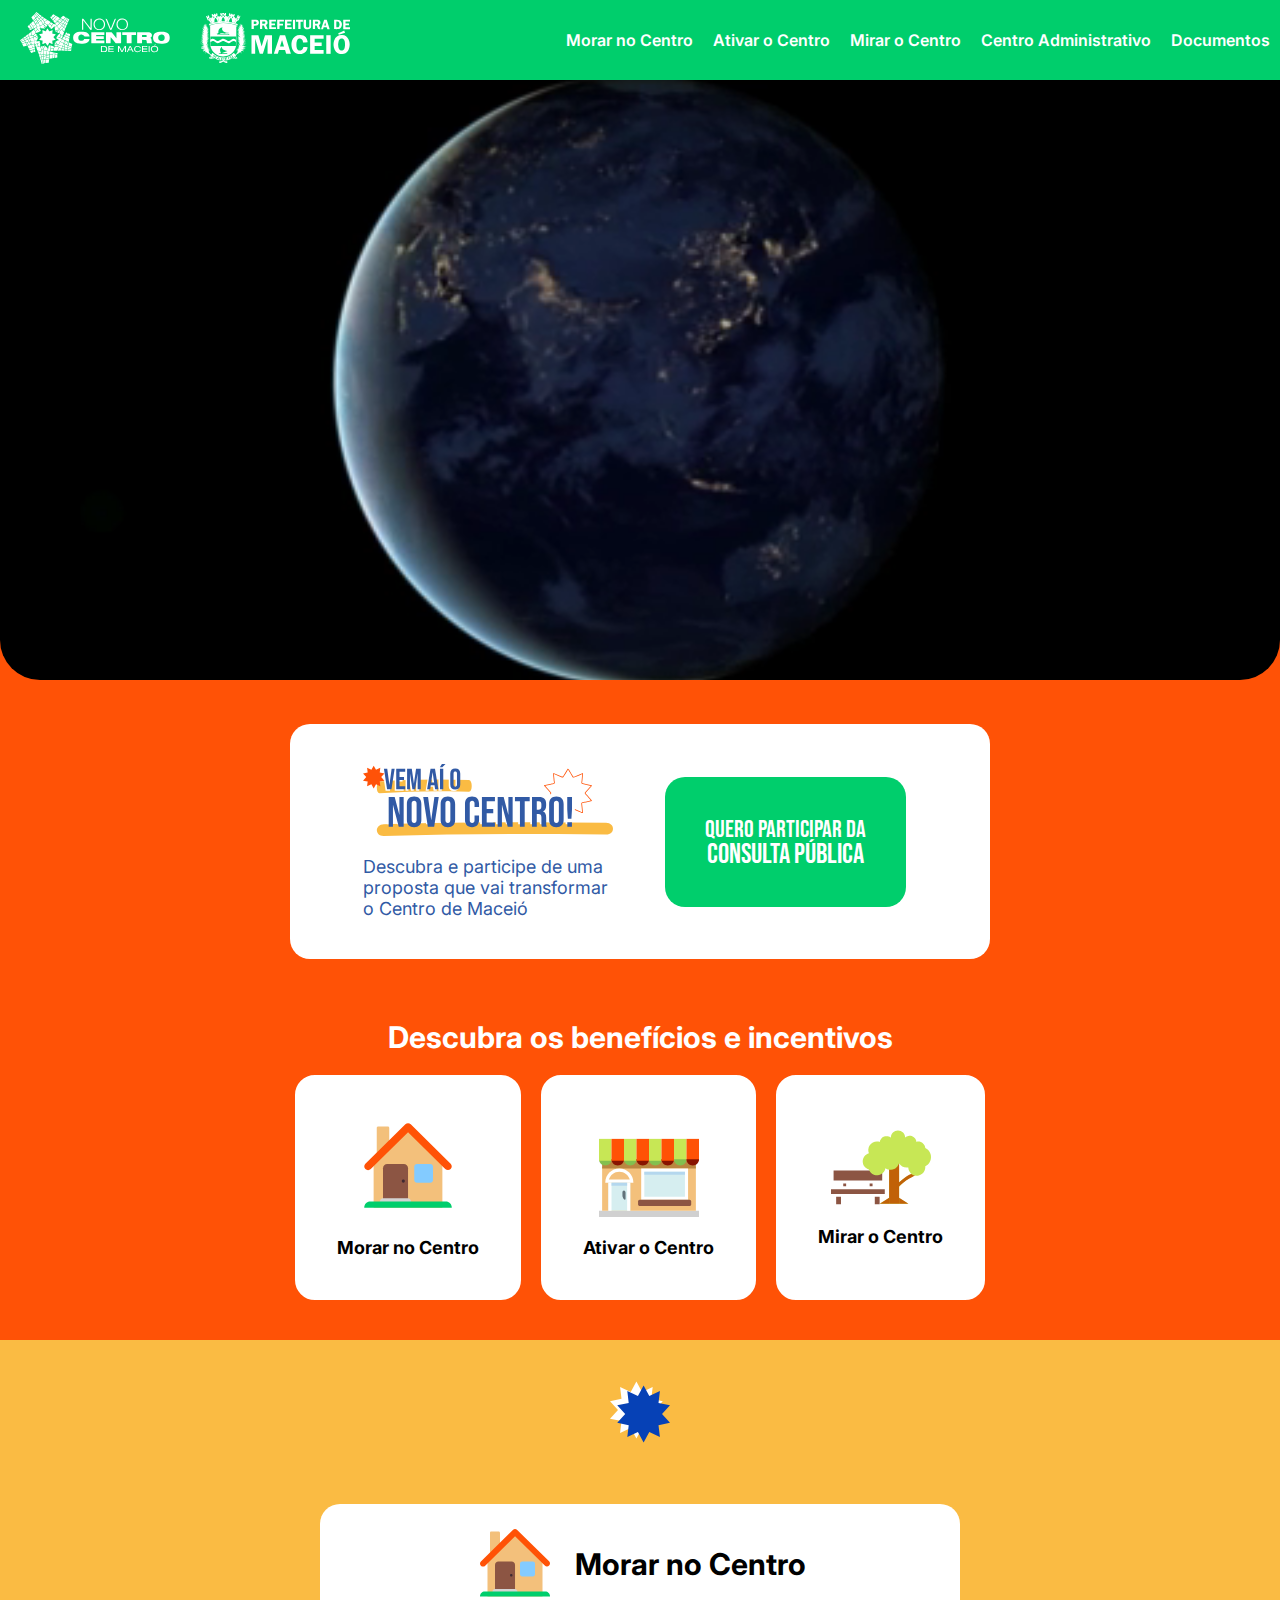
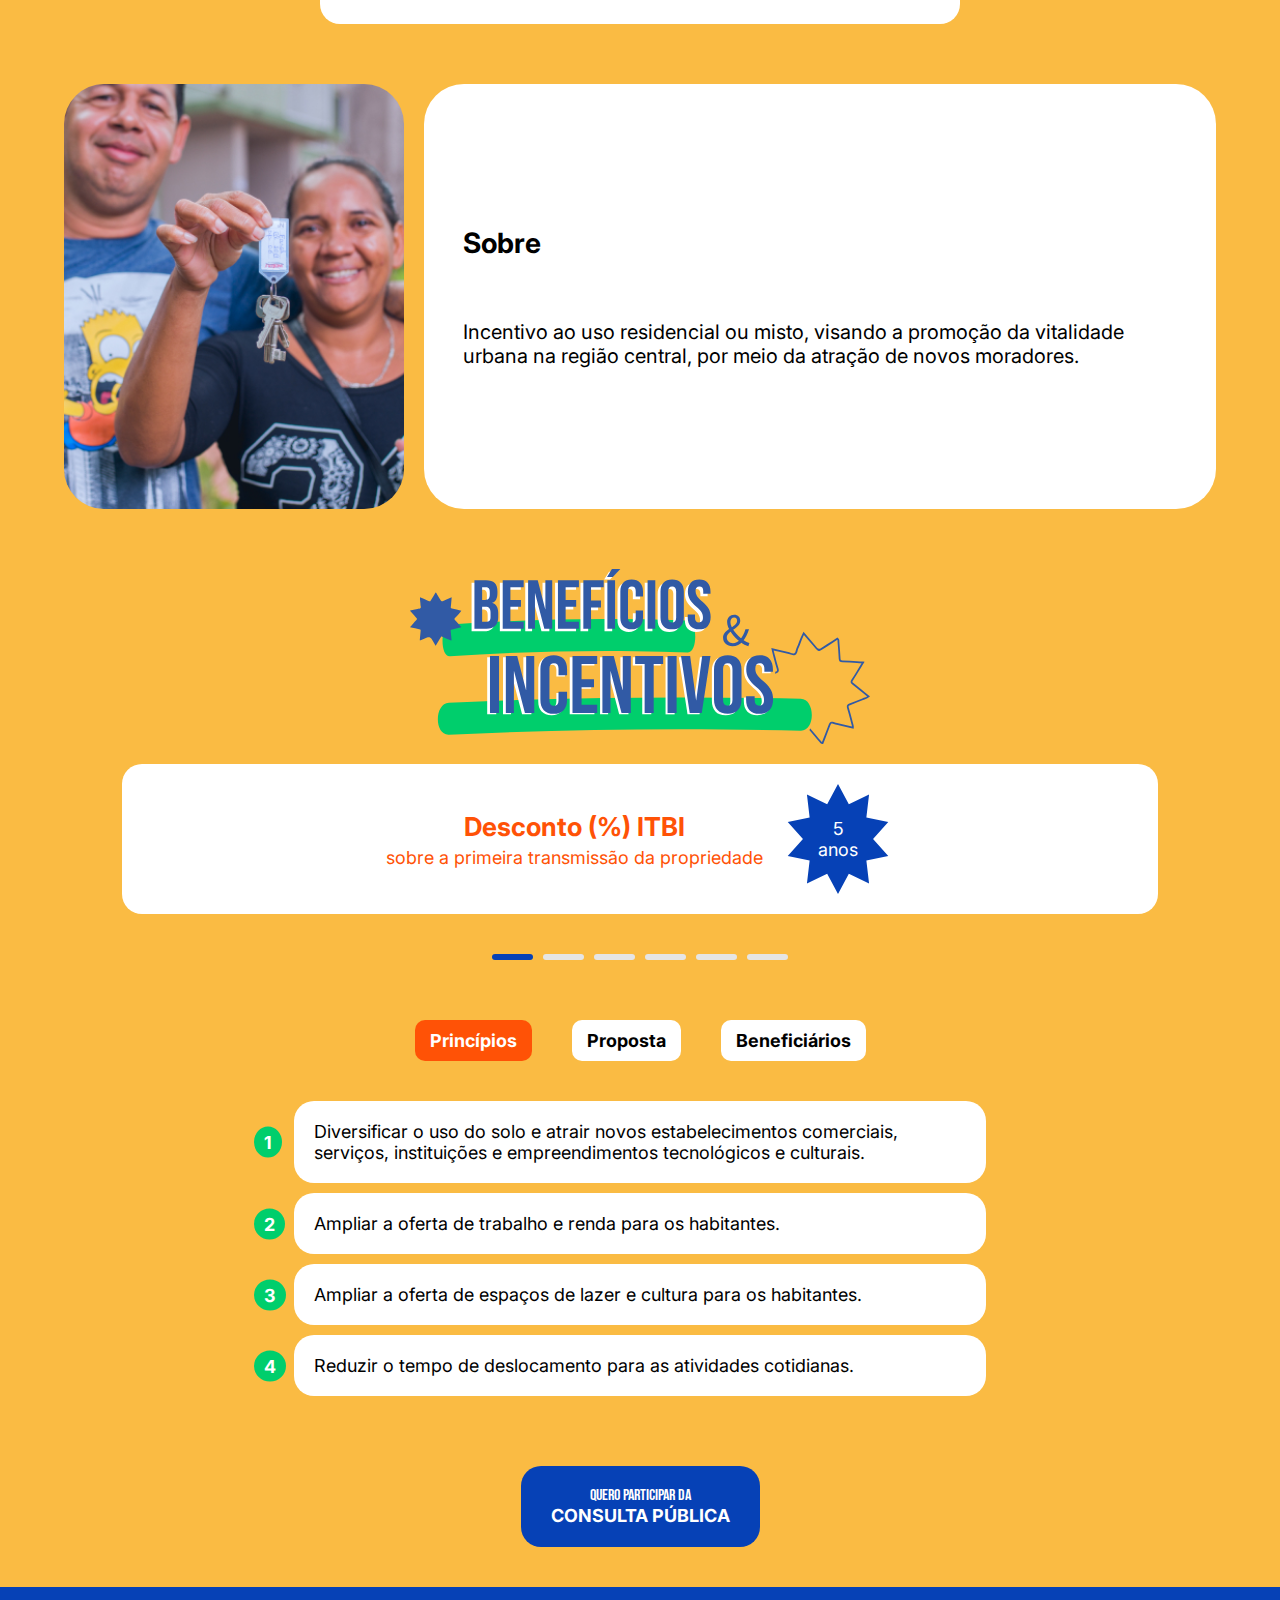
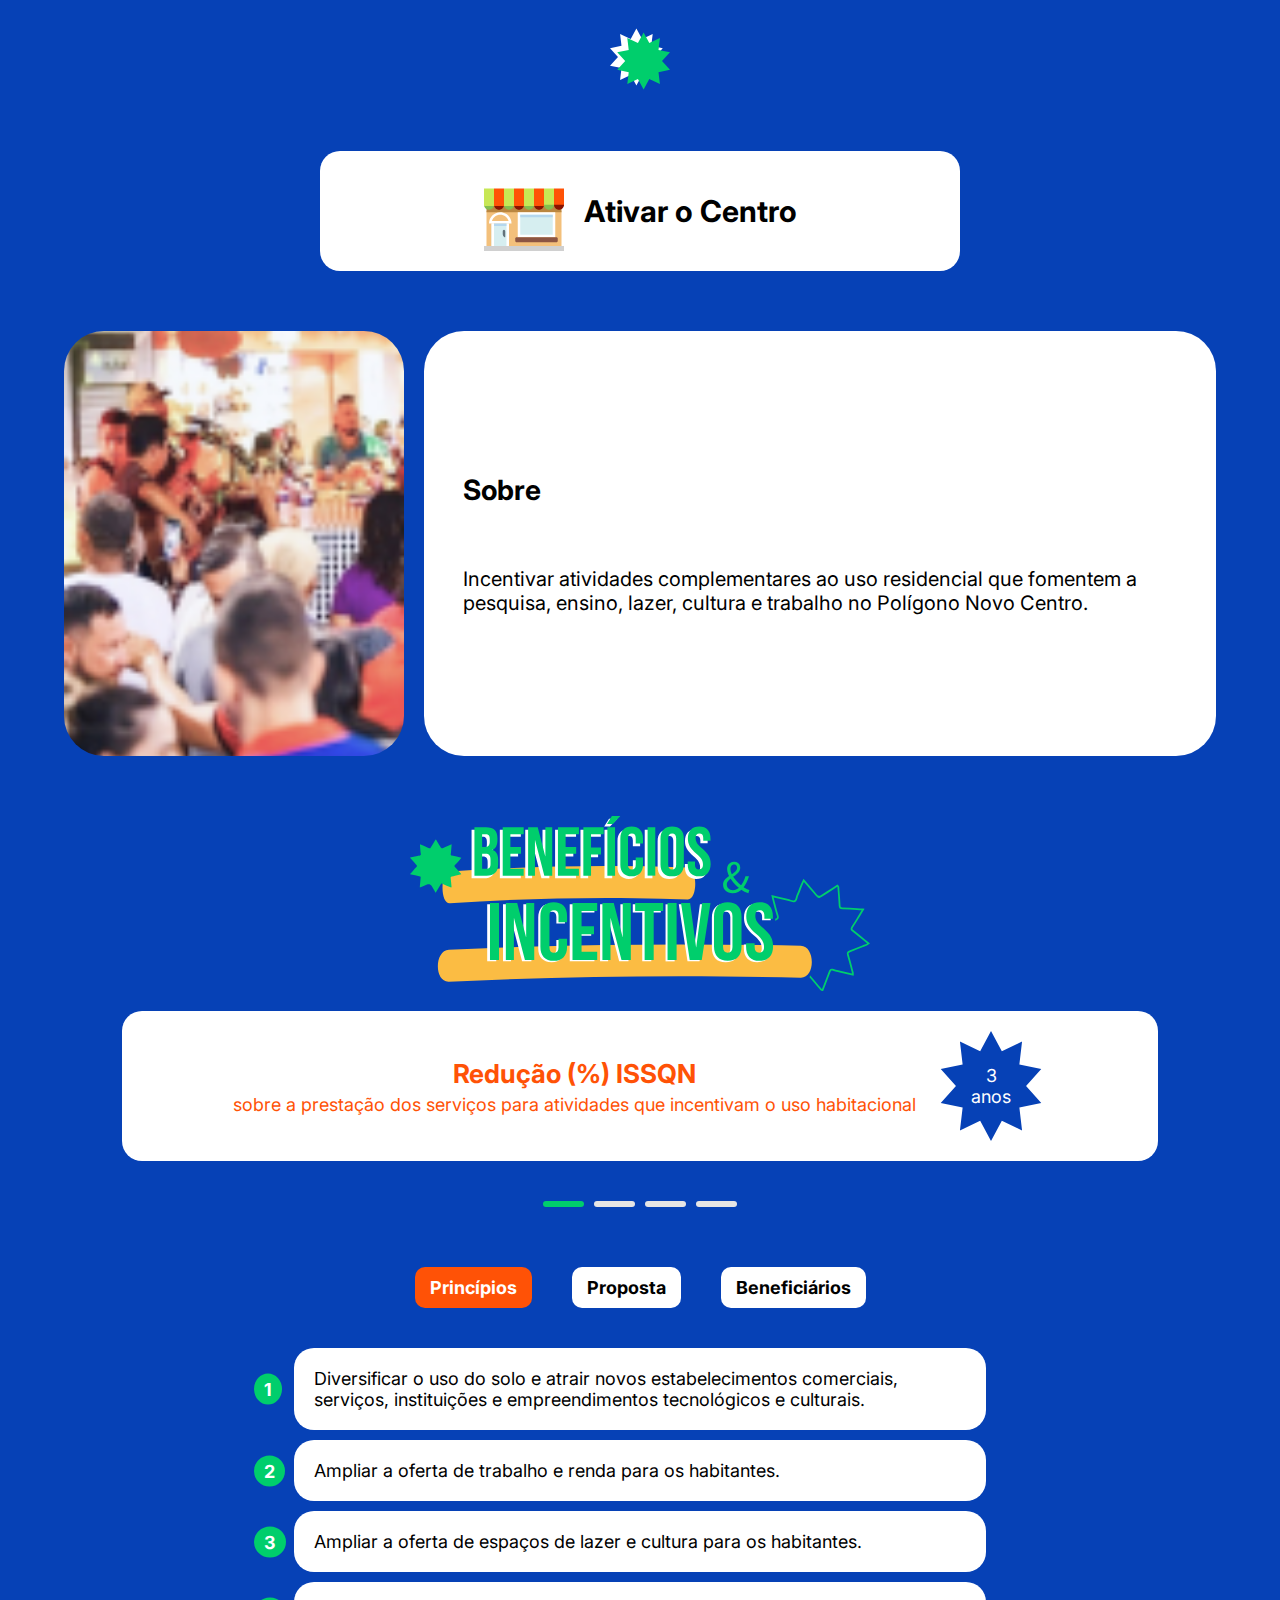
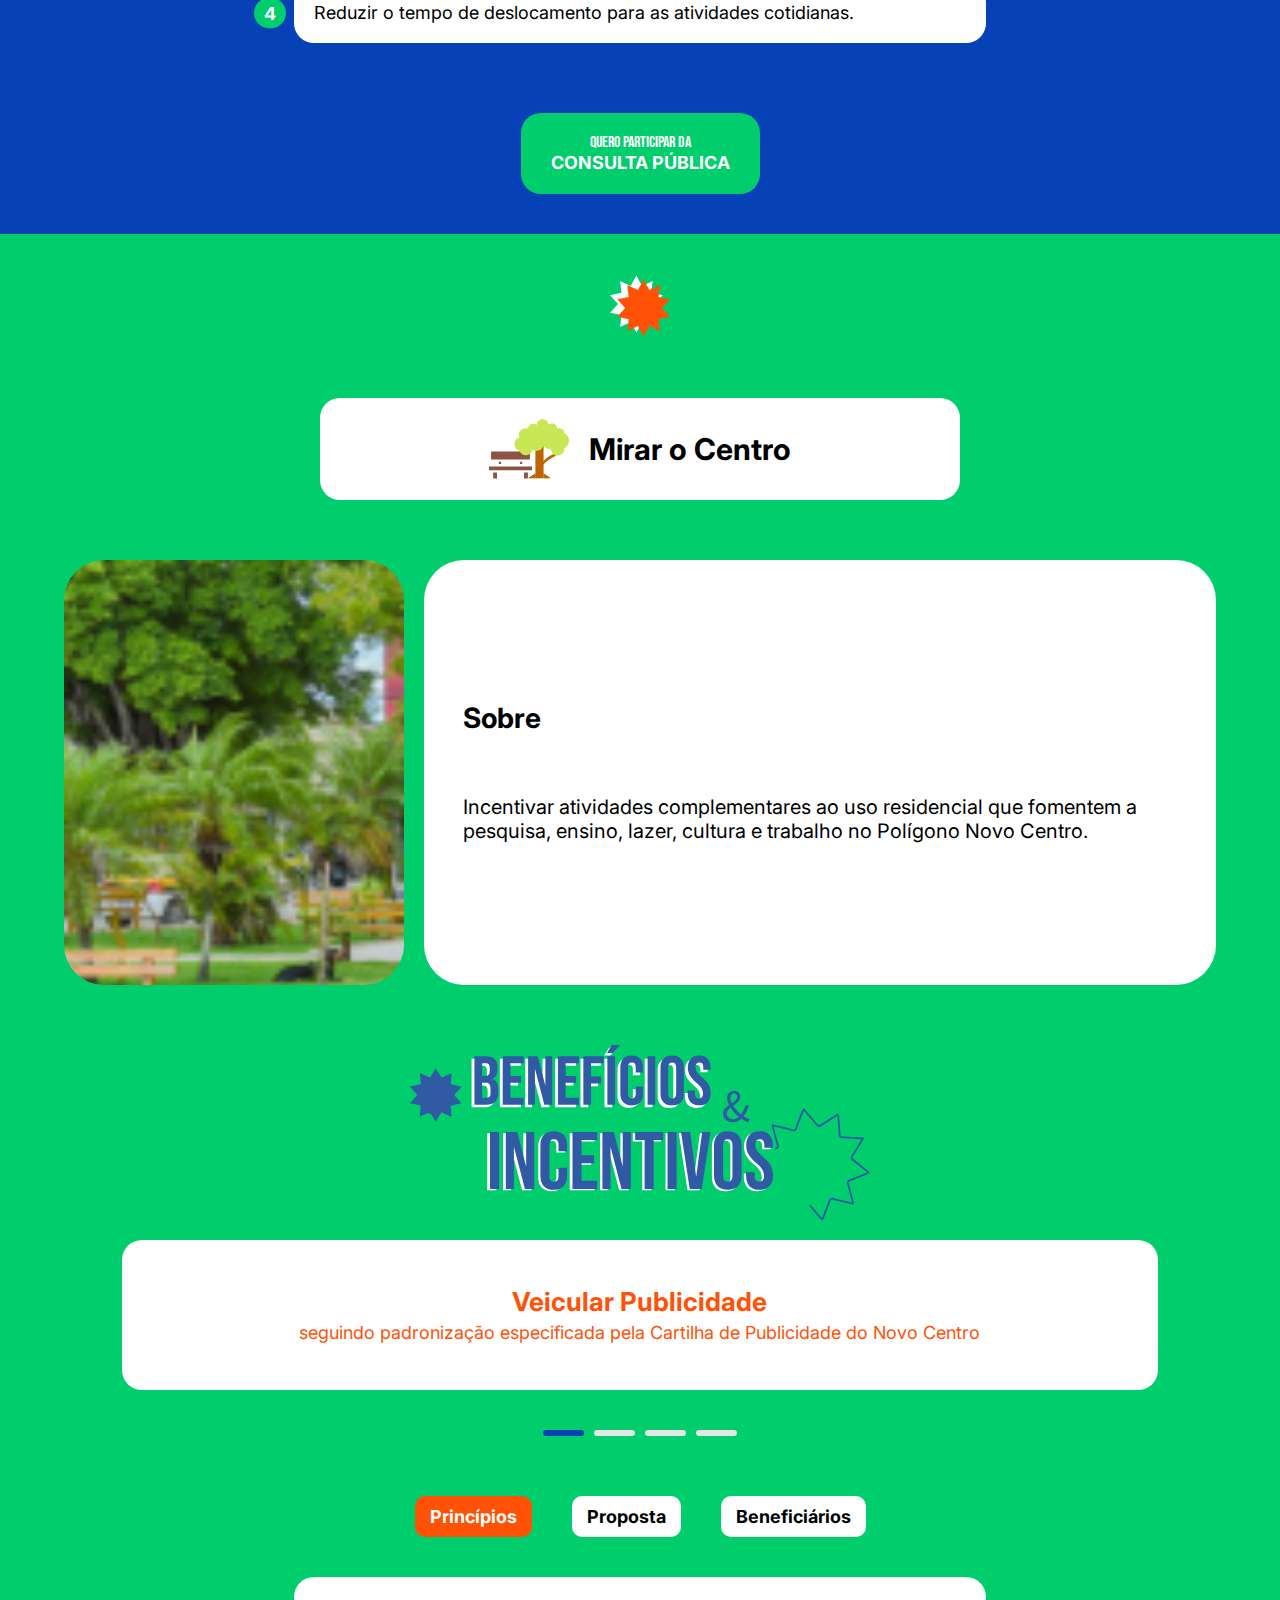
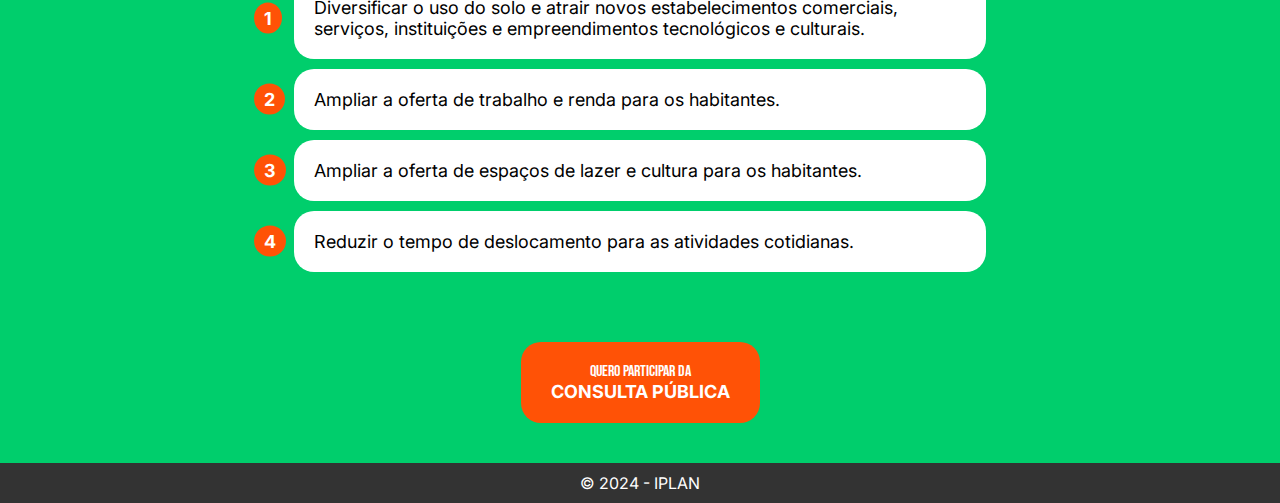
<file: novolayout/index.html>
<!DOCTYPE html>
<html lang="pt-br">

<head>
    <meta charset="UTF-8" />
    <meta name="viewport" content="width=device-width, initial-scale=1.0" />
    <title>Novo Centro de Maceió</title>
    <meta name="description"
        content="Conheça o Novo Centro de Maceió, um projeto inovador que visa revitalizar e transformar o centro da cidade. Participe e contribua com nossas iniciativas!" />
    <meta name="keywords"
        content="Novo Centro, Maceió, revitalização urbana, projeto urbano, participação popular, desenvolvimento urbano, revitalização do centro, infraestrutura de Maceió, adote uma área pública, habite o centro, ative o centro, centro administrativo, plano urbanístico, urbanismo sustentável, plano de revitalização, centro histórico de Maceió, transformação urbana" />
    <meta name="robots" content="index, follow" />
    <meta property="og:title" content="Novo Centro de Maceió" />
    <meta property="og:description"
        content="Conheça o Novo Centro de Maceió, um projeto inovador que visa revitalizar e transformar o centro da cidade. Participe e contribua com nossas iniciativas!" />
    <meta property="og:image" content="img/logo-novo-centro-color.svg" />
    <meta property="og:url" content="https://novocentro.maceio.al.gov.br" />
    <meta property="og:type" content="website" />
    <link rel="shortcut icon" href="img/favicon.ico" type="image/x-icon" />
    <link rel="stylesheet" href="css/style.css" />
    <link rel="stylesheet" href="css/navbar.css" />
    <link rel="stylesheet" href="css/normalize.css" />
    <link rel="stylesheet" href="css/footer.css" />

</head>

<body>
    <header>
        <div class="logos">
            <a href="index.html"><img src="img/logo-novo-centro-branca.svg" alt="Logo Novo Centro de Maceió" /></a>
            <a href="https://maceio.al.gov.br/" target="_blank" rel="noopener noreferrer"><img
                    src="img/logo-prefeitura-branco.svg" alt="Logo Prefeitura de Maceió" /></a>
        </div>
        <div class="navegacao">
            <div class="menu-toggle">
                <span></span>
                <span></span>
                <span></span>
            </div>
            <nav>
                <ul>
                    <li><a href="#morar">Morar no Centro</a></li>
                    <li><a href="#ativar">Ativar o Centro</a></li>
                    <li><a href="#mirar">Mirar o Centro</a></li>
                    <li>
                        <a href="https://parcerias.maceio.al.gov.br/complexo-administrativo-municipal/">Centro
                            Administrativo</a>
                    </li>
                    <li>
                        <a
                            href="https://drive.google.com/drive/folders/1l0QNp296S4hJsxQa11yOKeOXqOzWZB1l">Documentos</a>
                    </li>
                </ul>
            </nav>
        </div>
    </header>
    <main>
        <section class="header">
            <div class="video-full">
                <video autoplay muted loop>
                    <source src="video/centro.mp4" type="video/mp4">
                </video>
            </div>
            <div class="chamada-consulta">
                <div class="content">
                    <img src="img/vem-ai-o-novo-centro.svg" alt="Vem aí o Novo Centro">
                    <p>Descubra e participe de uma proposta que vai transformar o Centro de Maceió</p>
                </div>
                <div class="button">
                    <a href="" target="_blank" rel="noopener noreferrer">
                        <p>Quero participar da</p>
                        <p>CONSULTA PÚBLICA</p>
                    </a>
                </div>
            </div>
            <div class="descubra-beneficios-incentivos">
                <h2>Descubra os benefícios e incentivos</h2>
                <div class="navegacao-descubra">
                    <a href="#morar" class="icon-morar-no-centro">
                        <img src="img/icon-morar.svg" alt="Morar no Centro">
                        <p>Morar no Centro</p>
                    </a>
                    <a href="#ativar" class="icon-ativar-o-centro">
                        <img src="img/icon-ativar.svg" alt="Ativar o Centro">
                        <p>Ativar o Centro</p>
                    </a>
                    <a href="#mirar" class="icon-mirar-o-centro">
                        <img src="img/icon-mirar.svg" alt="Mirar o Centro">
                        <p>Mirar o Centro</p>
                    </a>
                </div>

            </div>
            <!-- <div class="instrutmentos-gerais">
                <div class="sobre-instrumentos">
                    <h2>Instrumentos Gerais de Viabilidade</h2>
                    <p>Para viabilizar a implementação do Programa Novo Centro, poderão ser acionados os instrumentos da
                        política urbana previstos no Plano Diretor Municipal.</p>
                </div>

                <div class="slider-instrumentos">
                    <div class="instrumento">
                        <p id="instrumento-contador">Instrumento 01</p>
                        <h3>Transferência do Direito de Construir</h3>
                        <p>
                            Permite que o proprietário transfira o potencial construtivo de seu imóvel para outro local
                            da cidade, como forma de compensação por necessidade de implantação de equipamentos urbanos;
                            preservação ambiental e histórica; HIS - Habitação de Interesse Social.
                        </p>
                    </div>
                    <div class="instrumento">
                        <p id="instrumento-contador">Instrumento 02</p>
                        <h3>Outorga Onerosa do Direito de Construir</h3>
                        <p>
                            Permite que o proprietário construa acima do coeficiente de aproveitamento básico, mediante
                            pagamento de contrapartida financeira ao Município.
                        </p>
                    </div>
                    <div class="instrumento">
                        <p id="instrumento-contador">Instrumento 03</p>
                        <h3>Concessão Urbanística</h3>
                        <p>
                            Instrumento de parceria público-privada, que permite a execução de projetos urbanísticos de
                            interesse público, mediante concessão de direito real de uso de áreas públicas.
                        </p>
                    </div>
                </div>
                <div class="progress-bar">
                    <div class="progress"></div>
                </div>
            </div> -->
        </section>
        <section id="morar" class="incentivo">
            <img src="img/separador-azul.svg" alt="separador de section azul" id="separador">
            <h2>
                <img src="img/icon-morar.svg" alt="Ícone Morar no Centro">
                Morar no Centro
            </h2>
            <div class="sobre-incentivo">
                <img src="img/sobre-morar-no-centro-maior.jpg" alt="">
                <div class="sobre-textos">
                    <h3>Sobre</h3>
                    <p>
                        Incentivo ao uso residencial ou misto, visando a promoção da vitalidade urbana na região
                        central, por meio da atração de novos moradores.
                    </p>
                </div>
            </div>
            <div class="beneficios-incentivos">
                <img src="img/beneficios-e-incentivos-azul.svg" alt="">
                <div class="slider-beneficios-incentivos">
                    <div class="slides">
                        <div class="beneficio">
                            <div class="beneficio-textos">
                                <h3>Desconto (%) ITBI</h3>
                                <p>sobre a primeira transmissão da propriedade</p>
                            </div>
                            <div class="beneficio-tempo">
                                <p>5 anos</p>
                            </div>
                        </div>
                        <div class="beneficio">
                            <div class="beneficio-textos">
                                <h3>Redução (%) IPTU</h3>
                                <p>para imóveis que forem realizadas execução de obras</p>
                            </div>
                            <div class="beneficio-tempo">
                                <p>03 anos</p>
                            </div>
                        </div>
                        <div class="beneficio">
                            <div class="beneficio-textos">
                                <h3>Redução (%) IPTU</h3>
                                <p>para requerentes que comprovem uso residencial</p>
                            </div>
                            <div class="beneficio-tempo">
                                <p>3 anos</p>
                            </div>
                        </div>
                        <div class="beneficio">
                            <div class="beneficio-textos">
                                <h3>Perdão das dívidas de IPTU</h3>
                                <p>para imóveis destinados ao uso residencial ou misto, e que se trate de edificação de
                                    tipologia multifamiliar.</p>
                            </div>
                        </div>
                        <div class="beneficio">
                            <div class="beneficio-textos">
                                <h3>Isenção de taxas</h3>
                                <p>de Licenças Urbanísticas e Taxas Administrativas relacionadas às Licenças
                                    Urbanísticas</p>
                            </div>
                            <div class="beneficio-tempo">
                                <p>3 anos</p>
                            </div>
                        </div>
                        <div class="beneficio">
                            <div class="beneficio-textos">
                                <h3>Auxílio (%) aluguel </h3>
                                <p>para famílias que se enquadram no Faixa Urbana I, II e III</p>
                            </div>
                            <div class="beneficio-tempo">
                                <p>3 anos</p>
                            </div>
                        </div>
                    </div>
                </div>
                <!-- Marcadores (progress bar) -->
                <div class="progress-bar">
                </div>
            </div>

            <div class="interessados">
                <div class="navegacao-interessados">
                    <button id="principios-btn">Princípios</button>
                    <button id="proposta-btn">Proposta</button>
                    <button id="beneficiarios-btn">Beneficiários</button>
                </div>
                <div id="principios-content" class="interessados-content">
                    <ol>
                        <li>Diversificar o uso do solo e atrair novos estabelecimentos comerciais, serviços,
                            instituições e empreendimentos tecnológicos e culturais.</li>
                        <li>Ampliar a oferta de trabalho e renda para os habitantes.</li>
                        <li>Ampliar a oferta de espaços de lazer e cultura para os habitantes.</li>
                        <li>Reduzir o tempo de deslocamento para as atividades cotidianas.</li>
                    </ol>
                </div>
                <div id="proposta-content" class="interessados-content">
                    <div class="card">
                        <h3><img src="img/icon-chave.svg" alt="">Habite um Prédio</h3>
                        <ol>
                            <li>Ampliar a oferta habitacional com prioridade para Habitação de Interesse Social (HIS);
                            </li>
                            <li>Diversificar o uso do solo e atrair novos moradores;</li>
                            <li>Priorizar moradia a quem possui vínculo de trabalho com a área central, a fim de reduzir
                                o tempo de deslocamento.</li>
                        </ol>
                    </div>
                    <div class="card">
                        <h3><img src="img/icon-chave.svg" alt="">Auxílio Moradia</h3>
                        <ol>
                            <li>Incentivar o adensamento populacional no Polígono Novo Centro;</li>
                            <li>Garantir o acesso à moradia digna e o atendimento habitacional adequado;</li>
                            <li>Ativar o caráter residencial do Polígono Novo Centro ao atrair população residente.</li>
                        </ol>
                    </div>
                </div>
                <div id="beneficiarios-content" class="interessados-content">
                    <div class="beneficiarios-iniciativa">
                        <div class="bene-ini-title">
                            <img src="img/icon-chave.svg" alt="">
                            <p>Iniciativa Habite um Prédio</p>
                        </div>
                        <div class="pessoas">
                            <p>
                                Pessoa Física
                            </p>
                            <p>Pessoa Júridica</p>
                        </div>
                        <div class="interessado-pessoa">
                            <h3><img src="img/icon-proprietario.svg" alt="">Proprietário de Imóvel</h3>
                                <p>Ser proprietário de um ou mais imóveis localizados no Polígono Novo Centro.</p>
                        </div>
                        <div class="interessado-pessoa">
                            <h3><img src="img/icon-prestador.svg" alt="">Prestador de serviços</h3>
                                <p>Prestar serviços de execução de obra no Polígono Novo Centro.
                                </p>
                        </div>

                    </div>
                    <div class="beneficiarios-iniciativa">
                        <div class="bene-ini-title">
                            <img src="img/icon-chave.svg" alt="">
                            <p>Iniciativa Auxílio Moradia</p>
                        </div>
                        <div class="pessoas">
                            <p>
                                Pessoa Física
                            </p>
                        </div>
                        <div class="interessado-pessoa">
                            <h3><img src="img/icon-proprietario.svg" alt="">Interessado</h3>
                                <p>Manifestar interesse em aderir à iniciativa.</p>
                        </div>
                        <div class="interessado-pessoa">
                            <h3><img src="img/icon-sem-casa.svg" alt="">Sem casa própria</h3>
                                <p>Não possuir residência própria para aderir à iniciativa.
                                </p>
                        </div>
                        <div class="interessado-pessoa">
                            <h3><img src="img/icon-prestador.svg" alt="">Trabalhador do Centro</h3>
                                <p>Possuir vínculo empregatício na região do Polígono Novo Centro.
                                </p>
                        </div>
                        <div class="interessado-pessoa">
                            <h3><img src="img/icon-faixa-salarial.svg" alt="">Faixas 1, 2 ou 3</h3>
                                <p>Possuir requisitos adicionais contidos no Chamamento Público.

                                </p>
                        </div>

                    </div>
                </div>
            </div>

            <div class="button" id="azul">
                <a href="" target="_blank" rel="noopener noreferrer">
                    <p>Quero participar da</p>
                    <p><strong>CONSULTA PÚBLICA</strong></p>
                </a>
            </div>
        </section>
        <section id="ativar" class="incentivo">
            <img src="img/separador-verde.svg" alt="separador de section azul" id="separador">
            <h2>
                <img src="img/icon-ativar.svg" alt="Ícone Ativar o Centro">
                Ativar o Centro
            </h2>
            <div class="sobre-incentivo">
                <img src="img/sobre-ativar-o-centro-maior.jpg" alt="">
                <div class="sobre-textos">
                    <h3>Sobre</h3>
                    <p>
                        Incentivar atividades complementares ao uso residencial que fomentem a pesquisa, ensino, lazer,
                        cultura e trabalho no Polígono Novo Centro. </p>
                </div>
            </div>
            <div class="beneficios-incentivos">
                <img src="img/beneficios-e-incentivos-verde.svg" alt="">
                <div class="slider-beneficios-incentivos">
                    <div class="slides">
                        <div class="beneficio">
                            <div class="beneficio-textos">
                                <h3>Redução (%) ISSQN</h3>
                                <p>sobre a prestação dos serviços para atividades que incentivam o uso habitacional</p>
                            </div>
                            <div class="beneficio-tempo">
                                <p>3 anos</p>
                            </div>
                        </div>
                        <div class="beneficio">
                            <div class="beneficio-textos">
                                <h3>Redução (%) IPTU</h3>
                                <p>para imóveis destinados às atividades que incentivam o uso habitacional</p>
                            </div>
                            <div class="beneficio-tempo">
                                <p>3 anos</p>
                            </div>
                        </div>
                        <div class="beneficio">
                            <div class="beneficio-textos">
                                <h3>Desconto (%) ITBI</h3>
                                <p>sobre a primeira transmissão da propriedade de imóveis de valor histórico</p>
                            </div>
                            <div class="beneficio-tempo">
                                <p>5 anos</p>
                            </div>
                        </div>
                        <div class="beneficio">
                            <div class="beneficio-textos">
                                <h3>Isenção de taxas</h3>
                                <p>de Licenças Urbanísticas e Taxas Administrativas relacionadas às Licenças
                                    Urbanísticas</p>
                            </div>
                            <div class="beneficio-tempo">
                                <p>3 anos</p>
                            </div>
                        </div>
                    </div>
                </div>
                <!-- Marcadores (progress bar) -->
                <div class="progress-bar">
                </div>
            </div>

            <div class="interessados">
                <div class="navegacao-interessados">
                    <button id="principios-btn">Princípios</button>
                    <button id="proposta-btn">Proposta</button>
                    <button id="beneficiarios-btn">Beneficiários</button>
                </div>
                <div id="principios-content" class="interessados-content">
                    <ol>
                        <li>Diversificar o uso do solo e atrair novos estabelecimentos comerciais, serviços,
                            instituições e empreendimentos tecnológicos e culturais.</li>
                        <li>Ampliar a oferta de trabalho e renda para os habitantes.</li>
                        <li>Ampliar a oferta de espaços de lazer e cultura para os habitantes.</li>
                        <li>Reduzir o tempo de deslocamento para as atividades cotidianas.</li>
                    </ol>
                </div>
                <div id="proposta-content" class="interessados-content">
                    <div class="card">
                        <h3><img src="img/icon-chave.svg" alt="">Habite um Prédio</h3>
                        <ol>
                            <li>Ampliar a oferta habitacional com prioridade para Habitação de Interesse Social (HIS);
                            </li>
                            <li>Diversificar o uso do solo e atrair novos moradores;</li>
                            <li>Priorizar moradia a quem possui vínculo de trabalho com a área central, a fim de reduzir
                                o tempo de deslocamento.</li>
                        </ol>
                    </div>
                    <div class="card">
                        <h3><img src="img/icon-chave.svg" alt="">Auxílio Moradia</h3>
                        <ol>
                            <li>Incentivar o adensamento populacional no Polígono Novo Centro;</li>
                            <li>Garantir o acesso à moradia digna e o atendimento habitacional adequado;</li>
                            <li>Ativar o caráter residencial do Polígono Novo Centro ao atrair população residente.</li>
                        </ol>
                    </div>
                </div>
                <div id="beneficiarios-content" class="interessados-content">
                    <div class="beneficiarios-iniciativa">
                        <div class="bene-ini-title">
                            <img src="img/icon-switch.svg" alt="">
                            <p>Iniciativa Ative um Prédio</p>
                        </div>
                        <div class="pessoas">
                            <p>
                                Pessoa Física
                            </p>
                            <p>Pessoa Júridica</p>
                        </div>
                        <div class="interessado-pessoa">
                            <h3><img src="img/icon-proprietario.svg" alt="">Proprietário de Imóvel</h3>
                                <p>Proprietários que desejem destinar o uso do imóvel.</p>
                        </div>
                        <div class="interessado-pessoa">
                            <h3><img src="img/icon-prestador.svg" alt="">Prestador de serviços</h3>
                                <p>Que desenvolvam atividades econômicas correspondentes às Classificações Nacionais de Atividades Econômicas - CNAE.

                                </p>
                        </div>

                    </div>
                </div>
            </div>

            <div class="button" id="verde">
                <a href="" target="_blank" rel="noopener noreferrer">
                    <p>Quero participar da</p>
                    <p><strong>CONSULTA PÚBLICA</strong></p>
                </a>
            </div>
        </section>
        <section id="mirar" class="incentivo">
            <img src="img/separador-laranja.svg" alt="separador de section azul" id="separador">
            <h2>
                <img src="img/icon-mirar.svg" alt="Ícone Morar no Centro">
                Mirar o Centro
            </h2>
            <div class="sobre-incentivo">
                <img src="img/sobre-mirar-o-centro-maior.jpg" alt="">
                <div class="sobre-textos">
                    <h3>Sobre</h3>
                    <p>
                        Incentivar atividades complementares ao uso residencial que fomentem a pesquisa, ensino, lazer,
                        cultura e trabalho no Polígono Novo Centro. </p>
                </div>
            </div>
            <div class="beneficios-incentivos">
                <img src="img/beneficios-e-incentivos-azul.svg" alt="">
                <div class="slider-beneficios-incentivos">
                    <div class="slides">
                        <div class="beneficio">
                            <div class="beneficio-textos">
                                <h3>Veicular Publicidade</h3>
                                <p>seguindo padronização especificada pela Cartilha de Publicidade do Novo Centro</p>
                            </div>
                        </div>
                        <div class="beneficio">
                            <div class="beneficio-textos">
                                <h3>Divulgação da Marca</h3>
                                <p> ao requerente que instalar pontos de acesso Wi-Fi, no momento em que o usuário
                                    realizar o login</p>
                            </div>
                        </div>
                        <div class="beneficio">
                            <div class="beneficio-textos">
                                <h3>Selo Amigos de Maceió</h3>
                                <p>critérios de aquisição definidos posteriormente em publicação</p>
                            </div>
                        </div>
                        <div class="beneficio">
                            <div class="beneficio-textos">
                                <h3>Redução (%) IPTU</h3>
                                <p>para requerentes que comprovem uso residencial</p>
                            </div>
                            <div class="beneficio-tempo">
                                <p>2 anos</p>
                            </div>
                        </div>
                    </div>
                </div>
                <!-- Marcadores (progress bar) -->
                <div class="progress-bar">
                </div>
            </div>

            <div class="interessados">
                <div class="navegacao-interessados">
                    <button id="principios-btn">Princípios</button>
                    <button id="proposta-btn">Proposta</button>
                    <button id="beneficiarios-btn">Beneficiários</button>
                </div>
                <div id="principios-content" class="interessados-content">
                    <ol>
                        <li>Diversificar o uso do solo e atrair novos estabelecimentos comerciais, serviços,
                            instituições e empreendimentos tecnológicos e culturais.</li>
                        <li>Ampliar a oferta de trabalho e renda para os habitantes.</li>
                        <li>Ampliar a oferta de espaços de lazer e cultura para os habitantes.</li>
                        <li>Reduzir o tempo de deslocamento para as atividades cotidianas.</li>
                    </ol>
                </div>
                <div id="proposta-content" class="interessados-content">
                    <div class="card">
                        <h3><img src="img/icon-chave.svg" alt="">Habite um Prédio</h3>
                        <ol>
                            <li>Ampliar a oferta habitacional com prioridade para Habitação de Interesse Social (HIS);
                            </li>
                            <li>Diversificar o uso do solo e atrair novos moradores;</li>
                            <li>Priorizar moradia a quem possui vínculo de trabalho com a área central, a fim de reduzir
                                o tempo de deslocamento.</li>
                        </ol>
                    </div>
                    <div class="card">
                        <h3><img src="img/icon-chave.svg" alt="">Auxílio Moradia</h3>
                        <ol>
                            <li>Incentivar o adensamento populacional no Polígono Novo Centro;</li>
                            <li>Garantir o acesso à moradia digna e o atendimento habitacional adequado;</li>
                            <li>Ativar o caráter residencial do Polígono Novo Centro ao atrair população residente.</li>
                        </ol>
                    </div>
                </div>
                <div id="beneficiarios-content" class="interessados-content">
                    <div class="beneficiarios-iniciativa">
                        <div class="bene-ini-title">
                            <img src="img/icon-luneta.svg" alt="">
                            <p>Iniciativa Adote uma Área Livre Pública</p>
                        </div>
                        <div class="interessado-pessoa">
                            <h3><img src="img/icon-empresas-privadas.svg" alt="">Empresas Privadas</h3>
                        </div>
                        <div class="interessado-pessoa">
                            <h3><img src="img/icon-instituicoes.svg" alt="">Instituições</h3>
                        </div>
                        <div class="interessado-pessoa">
                            <h3><img src="img/icon-entidades-nao-governamentais.svg" alt="">Entidades Não Governamentais</h3>
                        </div>
                        <div class="interessado-pessoa">
                            <h3><img src="img/icon-consorcios.svg" alt="">Consórcios de empresas
                                e/ou instituições</h3>
                        </div>

                    </div>
                </div>
            </div>

            <div class="button" id="laranja">
                <a href="" target="_blank" rel="noopener noreferrer">
                    <p>Quero participar da</p>
                    <p><strong>CONSULTA PÚBLICA</strong></p>
                </a>
            </div>
        </section>

    </main>
    <footer>
        <a href="https://maceio.al.gov.br/secretarias-e-orgaos/IPLAN">© 2024 - IPLAN</a>
    </footer>
    <script src="js/slider.js"></script>
    <script src="js/interessados.js"></script>
    <script src="js/navbar.js"></script>
</body>

</html>
</file>
<file: novolayout/css/style.css>
.header {
  display: flex;
  flex-direction: column;
  width: 100%;
  background-color: #ff5206;
  flex-wrap: nowrap;
  align-content: center;
  justify-content: center;
  align-items: center;
  gap: 40px;
  padding-bottom: 40px;
}

.header .video-full {
  width: 100%;
}

.header .video-full video {
  width: 100%;
  object-fit: cover;
  max-height: 600px;
  border-radius: 0 0 40px 40px;
}

.header .chamada-consulta {
  display: flex;
  flex-direction: row;
  justify-self: center;
  align-items: center;
  background-color: #fff;
  width: 70%;
  padding: 40px 20px;
  border-radius: 20px;
  flex-wrap: nowrap;
  align-content: center;
  justify-content: center;
  gap: 40px;
  max-width: 700px;
}

.header .chamada-consulta .content {
  display: flex;
  flex-direction: column;
  gap: 20px;
  color: #315aa5;
  width: 250px;
  flex-wrap: nowrap;
  align-content: center;
  justify-content: center;
  align-items: center;
}

.header .chamada-consulta .content img {
  width: 250px;
}

.header .chamada-consulta .content p {
  font-size: 18px;
}

.header .chamada-consulta .button {
  display: flex;
  flex-direction: row;
  width: 40%;
  flex-wrap: nowrap;
  align-content: center;
  justify-content: center;
  align-items: center;
}

.header .chamada-consulta .button a {
  background-color: #00ce6c;
  display: flex;
  flex-direction: column;
  align-items: center;
  justify-content: center;
  color: #fff;
  padding: 40px 40px;
  border: none;
  border-radius: 20px;
  cursor: pointer;
  text-decoration: none;
  line-height: 25px;
}

.header .chamada-consulta .button a:hover {
  background-color: #00b85c;
}

.header .chamada-consulta .button a > p {
  font-size: 24px;
  font-family: "Bebas Neue", cursive;
}

.header .chamada-consulta .button a > p:nth-child(2) {
  font-size: 28px;
  font-family: "Bebas Neue", cursive;
}

.header .descubra-beneficios-incentivos {
  max-width: 1240px;
  width: 90%;
  display: flex;
  flex-direction: column;
  justify-self: center;
  align-items: center;
  gap: 20px;
  margin-top: 20px;
}

.header .descubra-beneficios-incentivos h2 {
  font-size: 30px;
  color: #ffffff;
}

.header .descubra-beneficios-incentivos .navegacao-descubra {
  display: flex;
  flex-direction: row;
  gap: 20px;
}

.header .descubra-beneficios-incentivos .navegacao-descubra a {
  color: #000;
  text-decoration: none;
  font-size: 18px;
  font-weight: 700;
  background-color: #fff;
  padding: 40px;
  text-align: center;
  display: flex;
  flex-direction: column;
  align-items: center;
  justify-content: center;
  gap: 20px;
  border-radius: 20px;
  border: #ffffff 2px solid;
}

.header .descubra-beneficios-incentivos .navegacao-descubra a:hover {
  border: #00ce6c 2px solid;
}

.header .descubra-beneficios-incentivos .navegacao-descubra a > img {
  width: 100px;
}

.incentivo {
  display: flex;
  flex-direction: column;
  gap: 60px;
  width: 100%;
  align-items: center;
  justify-content: center;
  padding-bottom: 40px;
}

.incentivo #separador {
  padding-top: 40px;
  width: 60px;
}

.incentivo h2 {
  background-color: #ffffff;
  font-size: 30px;
  color: #000000;
  padding: 20px;
  width: 50%;
  max-width: 1240px;
  display: flex;
  flex-direction: row;
  justify-content: center;
  align-items: center;
  gap: 20px;
  border-radius: 20px;
}

.incentivo h2 > img {
  width: 80px;
}

#morar {
  background-color: #fabb43;
}
#ativar {
  background-color: #0641B6;
}
#mirar {
  background-color: #00CE6C;
}

.sobre-incentivo {
  display: flex;
  flex-direction: row;
  gap: 20px;
  width: 90%;
  max-width: 1240px;
  justify-content: center;
  align-items: center;
  height: 425px; /* Você pode ajustar a altura aqui se necessário */
}

.sobre-incentivo .sobre-textos {
  display: flex;
  flex-direction: column;
  justify-content: center;
  align-items: center;
  gap: 60px;
  width: 70%;
  background-color: #ffffff;
  height: 100%;
  border-radius: 40px;
}

.sobre-incentivo .sobre-textos h3 {
  font-size: 28px; /* Ajuste o tamanho da fonte conforme necessário */
  width: 90%;
}

.sobre-incentivo .sobre-textos p {
  font-size: 20px; /* Ajuste o tamanho da fonte conforme necessário */
  width: 90%;
}

.sobre-incentivo img {
  width: 30%; /* Ajuste a largura conforme necessário */
  height: 100%; /* Define a altura da imagem igual à da div sobre-textos */
  border-radius: 40px;
  object-fit: cover; /* Faz a imagem cobrir toda a área disponível sem distorcer */
}



.beneficios-incentivos {
  display: flex;
  flex-direction: column;
  gap: 20px;
  width: 90%;
  max-width: 1240px;
  justify-content: center;
  align-items: center;
  flex-wrap: wrap;
}

.beneficios-incentivos img {
  width: 40%;
  border-radius: 20px;
  max-width: 612px;
}

.slider-beneficios-incentivos {
  width: 90%;
  overflow: hidden;
}

.slides {
  display: flex;
  transition: transform 0.5s ease-in-out;
}

.beneficios-incentivos .beneficio {
  background-color: #ffffff;
  display: flex;
  flex-direction: row;
  justify-content: center;
  align-items: center;
  gap: 20px;
  border-radius: 20px;
  padding: 10px;
  height: 150px;
  width: 100%; /* Ajustar para ocupar 100% da largura do slider */
  flex-shrink: 0; /* Previne o encolhimento do slide */
}

.beneficios-incentivos .beneficio-textos {
  display: flex;
  flex-direction: column;
  justify-content: center;
  align-items: center;
  gap: 5px;
  color: #ff5206;
}

.beneficios-incentivos .beneficio-textos h3 {
  font-size: 26px;
  text-align: center;

}

.beneficios-incentivos .beneficio-textos p {
  font-size: 18px;
  text-align: center;
}

.beneficios-incentivos .beneficio .beneficio-tempo {
  display: flex;
  flex-direction: column;
  justify-content: center;
  align-items: center;
  text-align: center;
  background-image: url(../img/background-anos-azul.svg);
  background-size: 100% 100%;
  background-repeat: no-repeat;
  color: #ffffff;
  width: 110px;
  height: 110px;
}

.beneficios-incentivos .beneficio .beneficio-tempo p {
  font-size: 18px;
  text-align: center;
  width: 50px;
  height: 100%;
  display: flex;
  flex-direction: column;
  flex-wrap: nowrap;
  align-content: center;
  justify-content: center;
  align-items: center;
  margin: 0;
  padding: 0;
}

/* Progress Bar (Indicators) */
.progress-bar {
  display: flex;
  justify-content: center;
  gap: 10px;
  margin-top: 20px;
}

.indicator {
  width: 2.5625rem;
  height: 0.375rem;
  background-color: #E5E5E5;
  border-radius: 6.25rem;
  transition: background-color 0.3s;
}

#ativar .indicator.active {
  background-color: #00CE6C;
}



.indicator.active {
  background-color: #0641B6;
}

/* Animações */
.hidden {
  display: none;
}

.fade-in {
  opacity: 0;
  animation: fadeIn 0.3s forwards;
}

.fade-out {
  opacity: 1;
  animation: fadeOut 0.3s forwards;
}

@keyframes fadeIn {
  from {
      opacity: 0;
  }
  to {
      opacity: 1;
  }
}

@keyframes fadeOut {
  from {
      opacity: 1;
  }
  to {
      opacity: 0;
  }
}

.interessados{
  display: flex;
  flex-direction: column;
  gap: 20px;
  width: 90%;
  max-width: 1240px;
  justify-content: center;
  align-items: center;
}

.navegacao-interessados {
  display: flex;
  justify-content: center;
  margin-bottom: 20px;
  gap: 40px;
}

button {
  border: none;
  padding: 10px 15px;
  cursor: pointer;
  border-radius: 10px;
  transition: background-color 0.3s;
  font-size: 18px;
  font-weight: 700;
  background-color: #ffffff;
  color: #000000;
}

/* Estilos para os botões */

/* Classe para o botão ativo */
#principios-btn.active-btn {
  background-color: #ff5206; /* Cor de fundo ativa */
  color: white; /* Cor do texto ativa */
}
#proposta-btn.active-btn {
  background-color: #00CE6C; /* Cor de fundo ativa */
  color: white; /* Cor do texto ativa */
}
#beneficiarios-btn.active-btn {
  background-color: #0641b6; /* Cor de fundo ativa */
  color: white; /* Cor do texto ativa */
}

#ativar #beneficiarios-btn.active-btn{
  background-color: #fabb43;
}
#mirar #proposta-btn.active-btn{
  background-color: #fabb43;
}



.interessados-content {
  display: none; /* Inicialmente escondido */
}

.interessados-content.active {
  display: flex; /* Apenas o ativo é exibido */
  flex-direction: column;
  justify-content: center;
  align-items: center;
  gap: 20px;
  width: 90%;
}

#proposta-content .card{
  display: flex;
  flex-direction: column;
  gap: 20px;
  padding: 20px;
  border-radius: 20px;
  background-color: #ffffff;
  padding: 20px 40px; 
  width: 60%;
}

#proposta-content .card h3 {
  font-size: 24px;
  color: #00ce6c;
  display: flex;
  flex-direction: row;
  justify-content: center;
  align-items: center;
  gap: 10px;
  text-align: center;
}

#proposta-content .card ol {
  font-size: 18px;
  color: #000000;
  list-style:upper-roman;
}

#principios-content{
  width: 60%;
  max-width: 1240px;
}

#principios-content ol {
  padding-left: 0; /* Remove o padding padrão da lista */
  counter-reset: item; /* Reseta a contagem no início da lista */
}

#principios-content ol li {
  font-size: 18px;
  color: #000000;
  background-color: #ffffff;
  padding: 20px;
  border-radius: 20px;
  margin-bottom: 10px; /* Espaço entre os itens da lista */
  position: relative; /* Necessário para o posicionamento do pseudo-elemento */
  list-style: none; /* Remove a numeração padrão */
}

#principios-content ol li::before {
  content: counter(item); /* Adiciona a contagem decimal sem o ponto */
  counter-increment: item; /* Incrementa a contagem */
  color: #ffffff; /* Cor do número */
  background-color: #00ce6c; /* Fundo do número */
  border-radius: 50%; /* Fundo redondo */
  padding: 5px 10px; /* Espaço interno */
  position: absolute; /* Posiciona o número */
  left: -40px; /* Ajusta a posição do número */
  top: 50%; /* Centraliza verticalmente */
  transform: translateY(-50%); /* Ajusta para ficar perfeitamente centralizado */
  font-weight: bold; /* Deixa o número em negrito */
}

#mirar #principios-content ol li::before {
  content: counter(item); /* Adiciona a contagem decimal sem o ponto */
  counter-increment: item; /* Incrementa a contagem */
  color: #ffffff; /* Cor do número */
  background-color: #ff5206; /* Fundo do número */
  border-radius: 50%; /* Fundo redondo */
  padding: 5px 10px; /* Espaço interno */
  position: absolute; /* Posiciona o número */
  left: -40px; /* Ajusta a posição do número */
  top: 50%; /* Centraliza verticalmente */
  transform: translateY(-50%); /* Ajusta para ficar perfeitamente centralizado */
  font-weight: bold; /* Deixa o número em negrito */
}


#consulta-btn {
  background-color: #4CAF50;
  color: white;
  border: none;
  padding: 10px 15px;
  cursor: pointer;
  border-radius: 5px;
  margin-top: 20px;
}

#consulta-btn:hover {
  background-color: #45a049;
}

#beneficiarios-content {

  gap: 40px;
  width: 60%;
  max-width: 1240px;

}

#beneficiarios-content h3 {
  font-size: 18px;
  color: #000;
  display: flex;
  flex-direction: row;
  justify-content: center;
  align-items: center;
  gap: 10px;
  text-align: center;
  width: 90%;
}

#beneficiarios-content h3>img {
  width: 40px;
}

.beneficiarios-iniciativa{
  display: flex;
  flex-direction: column;
  gap: 20px;
  width: 100%;
  justify-content: center;
  align-items: center;
}

.bene-ini-title{
  display: flex;
  flex-direction: row;
  justify-content: center;
  align-items: center;
  gap: 10px;
  width: 100%;
  background-color: #ffffff;
  padding: 20px;
  border-radius: 20px;
  font-size: 20px;
  font-weight: 700;
  color: #00CE6C;
}

.bene-ini-title>img {
  width: 20px;
}

.beneficiarios-iniciativa .pessoas{
  display: flex;
  flex-direction: row;
  gap: 20px;
  width: 100%;
  justify-content: center;
  align-items: center;
}

.beneficiarios-iniciativa .pessoas p{
  font-size: 18px;
  color: #000;
  text-align: center;
  background-color: #ffffff;
  padding: 20px;
  border-radius: 20px;
  font-weight: 500;
}

.interessado-pessoa{
  font-size: 18px;
  color: #000;
  display: flex;
  flex-direction: column;
  justify-content: center;
  align-items: center;
  gap: 10px;
  text-align: center;
  background-color: #ffffff;
  padding: 20px;
  border-radius: 20px;
  width: 100%;
}




.incentivo .button{
  display: flex;
  justify-content: center;
  align-items: center;
  gap: 20px;
  text-align: center;
}

.incentivo .button a{
  text-decoration: none;
  color: #fff;
  padding: 20px 30px;
  
}

.incentivo .button a > p {
  font-size: 16px;
  font-family: "Bebas Neue", cursive;
}

.incentivo .button a > p:nth-child(2) {
  font-size: 18px;
  font-family: "Bebas Neue", cursive;
}

#verde {
  background-color: #00ce6c;
  border-radius: 20px;
}

#verde:hover {
  background-color: #00b85c;
}

#azul {
  background-color: #0641b6;
  border-radius: 20px;
}

#azul:hover {
  background-color: #0538a6;
}

#laranja {
  background-color: #ff5206;
  border-radius: 20px;
}

#laranja:hover {
  background-color: #e64a06;
}

@media screen and (max-width: 768px) {
  .header .chamada-consulta {
      width: 90%;
  }
  
  .header .chamada-consulta .content {
      width: 100%;
  }

  .header .chamada-consulta .content img {
      width: 100%;
  }

  .header .chamada-consulta .button {
      width: 100%;
  }

  .header .chamada-consulta .button a {
      padding: 20px 20px;
      line-height: 20px;
  }

  .header .chamada-consulta .button a > p {
      font-size: 18px;
  }

  .header .chamada-consulta .button a > p:nth-child(2) {
      font-size: 22px;
  }

  .header .descubra-beneficios-incentivos h2 {
      font-size: 24px;
  }

  .header .descubra-beneficios-incentivos .navegacao-descubra a {
      font-size: 16px;
      padding: 20px;
      gap: 10px;
  }

  .header .descubra-beneficios-incentivos .navegacao-descubra a > img {
      width: 80px;
  }



  .incentivo h2 {
      font-size: 24px;
      padding: 10px;
      width: 90%;
  }

  .incentivo h2 > img {
      width: 60px;
  }

  .sobre-incentivo {
      flex-direction: row;
      height: 250px;
  }

  .sobre-incentivo .sobre-textos {
      width: 100%;
      height: 100%;
      border-radius: 20px;
      gap: 10px;
  }

  .sobre-incentivo .sobre-textos h3 {
      font-size: 24px;
      padding: 10px;
  }

  .sobre-incentivo .sobre-textos p {
      font-size: 18px;
      padding: 10px;
  }

  .sobre-incentivo img {
      width: 30%;
      border-radius: 20px;
  }

  .navegacao-interessados {
      gap: 20px;
  }

  #principios-content{
    width: 80%;
  }

  #proposta-content .card{
    width: 100%;
  }

  #beneficiarios-content {
    width: 100%;
  }


  
}
</file>
<file: novolayout/css/navbar.css>
/* Estilos gerais */
header {
    background-color: #00CE6C;
    color: #fff;
    padding: 10px 0;
    text-align: center;
    display: flex;
    justify-content: space-between;
    align-items: center;
    width: 100%;
    height: 80px;
    flex-direction: row;
    flex-wrap: nowrap;
    align-content: center;
}

header .logos {
    display: flex;
    justify-content: flex-start;
    align-items: center;
    flex-direction: row;
    width: 30%;
    gap: 20px;
    padding-left: 20px;
}

header .logos img {
    width: 150px;
    height: auto;
    margin-right: 10px;
}

header .navegacao {
    display: flex;
    justify-content: flex-end;
    align-items: center;
    width: 70%;
    padding-right: 10px;
}

header nav ul {
    display: flex;
    justify-content: center;
    align-items: center;
    list-style: none;
    gap: 20px;
}

header nav ul li a {
    color: #fff;
    text-decoration: none;
    font-size: 1rem;
    font-weight: 600;
}

header nav ul li a:hover {
    text-decoration: underline;
}

/* Ícone do menu hamburguer escondido no desktop */
header .menu-toggle {
    display: none;
}

/* Estilos para telas menores */
@media screen and (max-width: 1095px) {
    header {
        display: flex;
        flex-direction: row;
        align-items: center;
        height: 70px;
        justify-content: space-between;
        padding: 0 20px;
    }

    /* Exibir o ícone hamburguer no mobile */
    header .menu-toggle {
        display: flex;
        flex-direction: column;
        justify-content: center;
        align-items: center;
        cursor: pointer;
    }

    /* Barras do ícone hamburguer */
    header .menu-toggle span {
        width: 30px;
        height: 4px;
        background-color: white;
        margin: 4px 0;
        transition: 0.3s;
        border-radius: 10px;
    }

    /* Animação do ícone hamburguer */
    .menu-toggle.active span:nth-child(1) {
        transform: rotate(45deg) translate(5px, 5px);
    }

    .menu-toggle.active span:nth-child(2) {
        opacity: 0;
    }

    .menu-toggle.active span:nth-child(3) {
        transform: rotate(-45deg) translate(5px, -5px);
    }

    /* O menu é escondido por padrão no mobile */
    header nav ul {
        display: none;
        flex-direction: column;
        width: 100%;
        background-color: #00CE6C;
        padding: 10px 0;
        position: absolute;
        top: 70px;
        left: 0;
        right: 0;
        z-index: 1000;
        opacity: 0;
        pointer-events: none;
        transition: all 0.3s ease-in-out;
    }

    /* Exibir o menu quando a classe 'active' estiver presente */
    header nav ul.active {
        display: flex;
        opacity: 1;
        pointer-events: all;
    }

    /* Estilos para os itens do menu no mobile */
    header nav ul li {
        width: 100%;
        margin: 0;
    }

    header nav ul li a {
        padding: 10px 20px;
        display: block;
        color: white;
        text-align: left;
        background-color: #00CE6C;
        border-bottom: 1px solid #fff;
    }

    header nav ul li a:hover {
        background-color: #007a46;
    }
}
</file>
<file: novolayout/css/footer.css>
footer{
    background-color: #333;
    color: white;
    text-align: center;
    padding: 10px;
    width: 100%;
    z-index: 100;
}

footer a{
    color: white;
    text-decoration: none;
}
</file>
